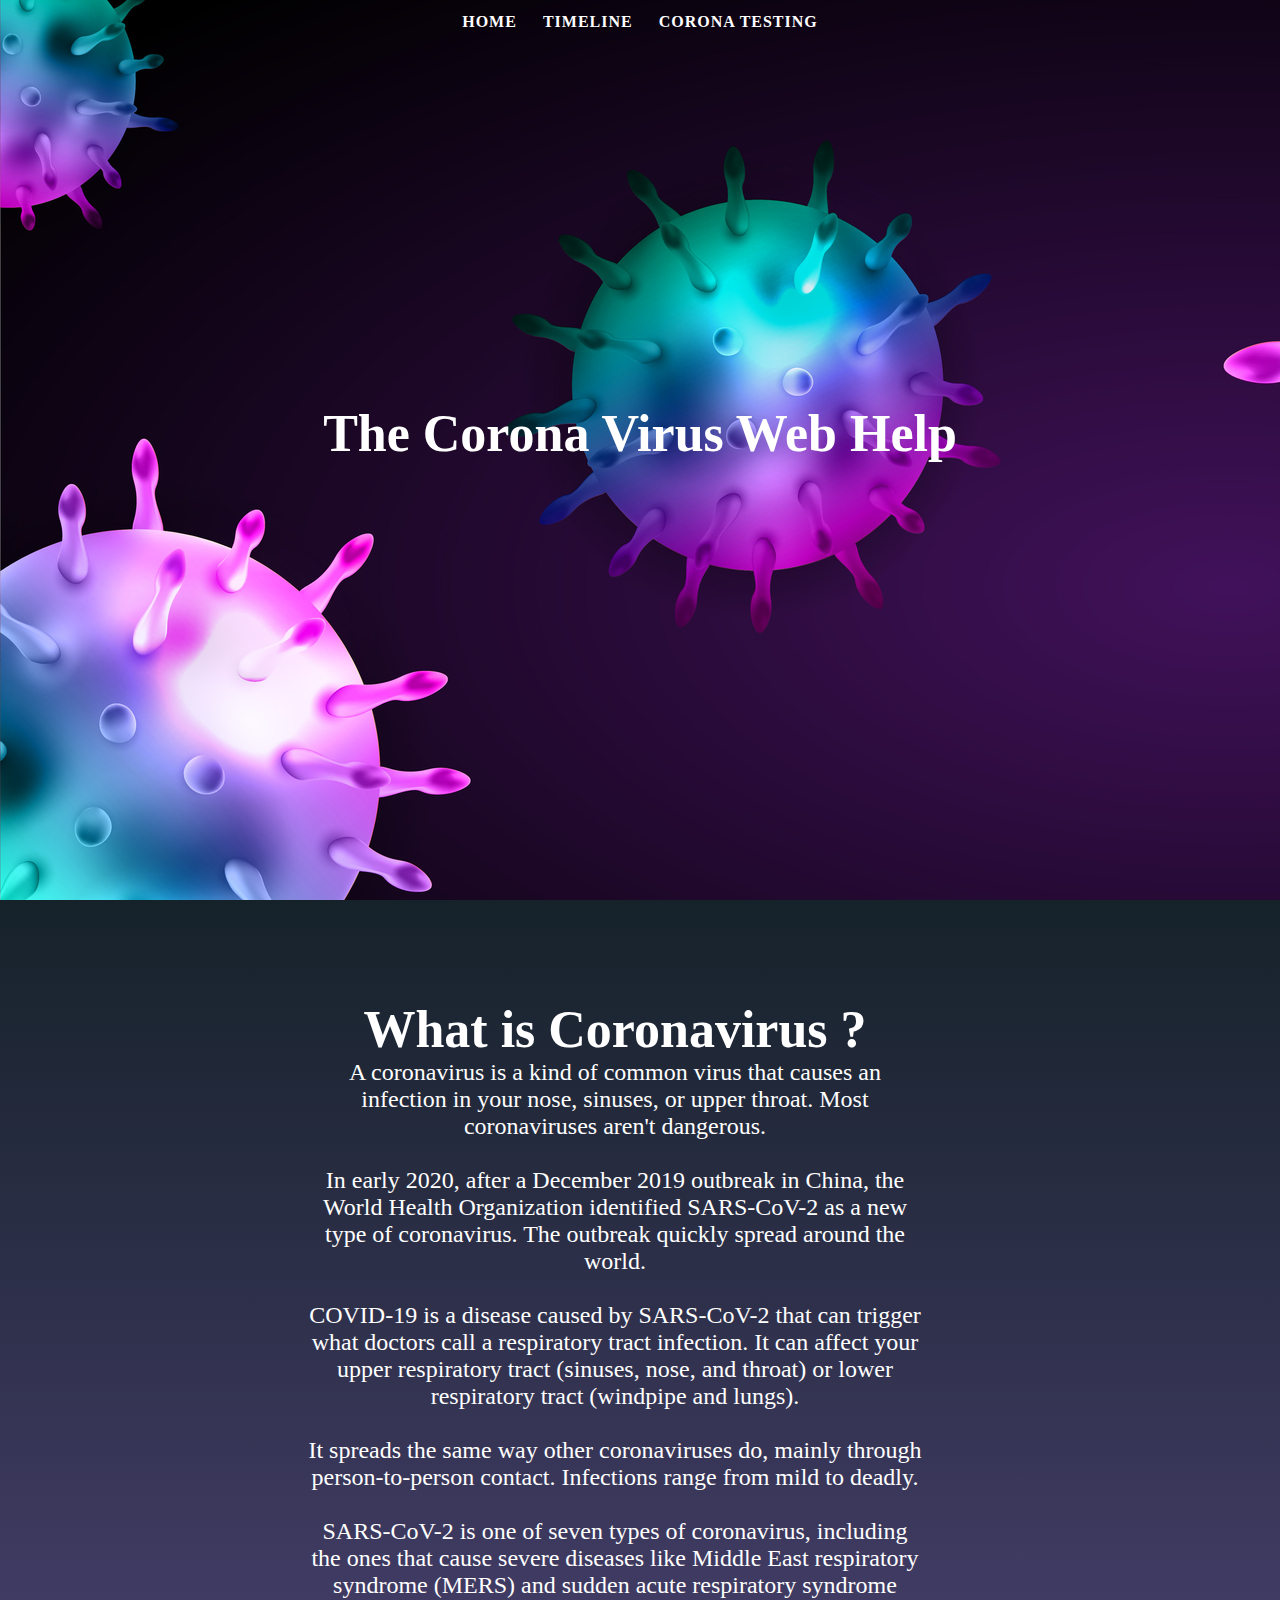
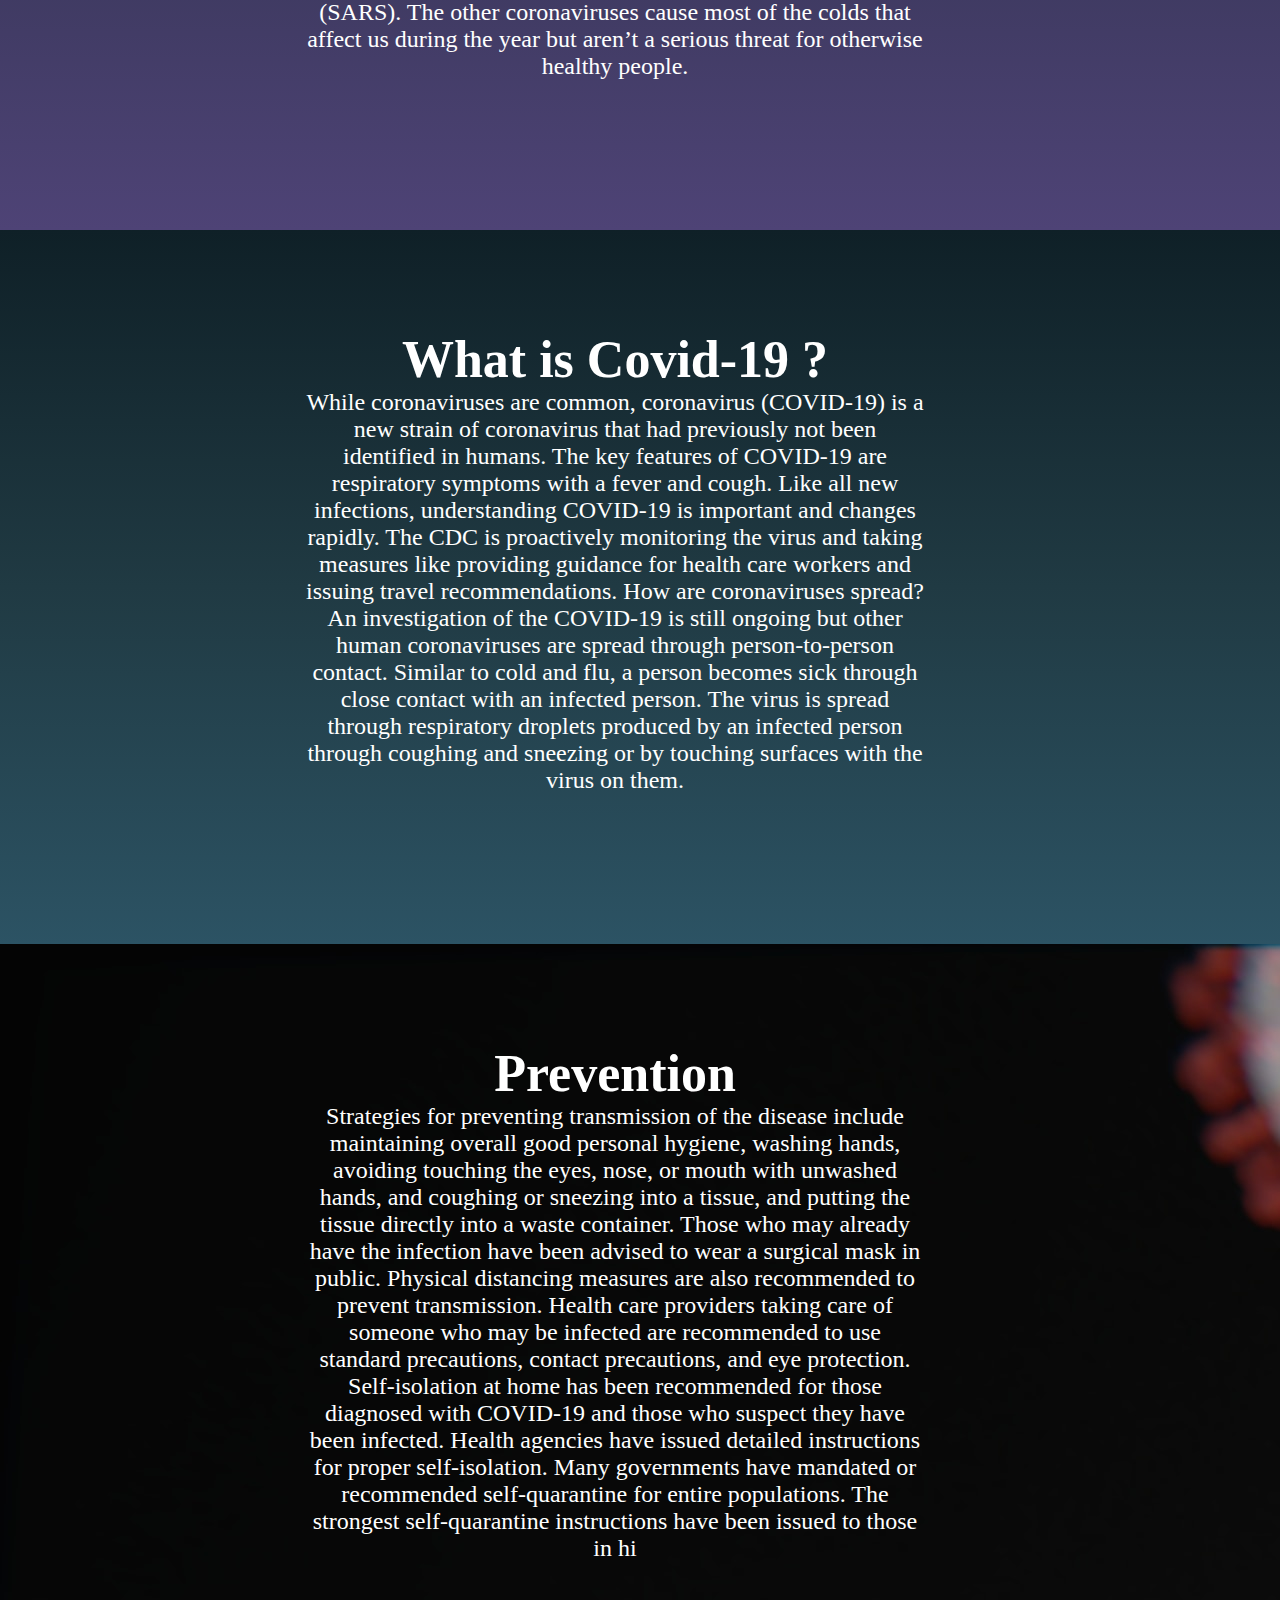
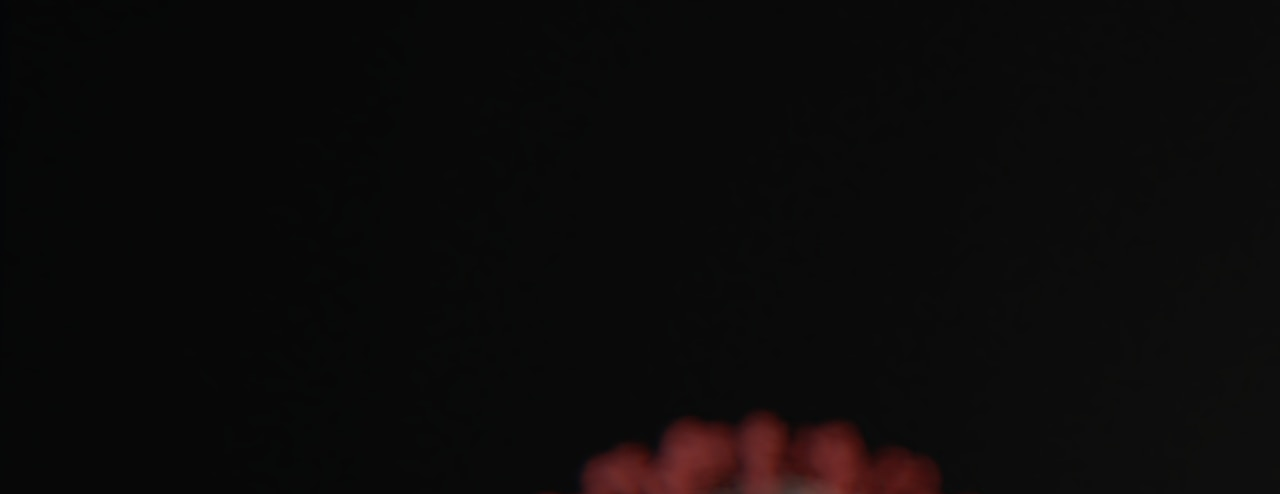
<file: index.html>
<!DOCTYPE html>
<html><head><meta http-equiv="Content-Type" content="text/html; charset=UTF-8">
    
<link rel="stylesheet" href="home.css"></head>

<body>
    <div class="container">
		<ul>
		  <li><a href="index.html">Home</a></li>
		  <li><a href="timeline.html">Timeline</a></li>
		  <li><a href="form.html">Corona Testing</a></li>
		</ul>
		<h1> The Corona Virus Web Help</h1>
	  </div>
<div id='coronavirus'>	
	<h1>What is Coronavirus ?</h1>
		  <p>A coronavirus is a kind of common virus that causes an infection in your nose, sinuses, or upper throat. Most coronaviruses aren't dangerous.
<br><br>
In early 2020, after a December 2019 outbreak in China, the World Health Organization identified SARS-CoV-2 as a new type of coronavirus. The outbreak quickly spread around the world.
<br><br>
COVID-19 is a disease caused by SARS-CoV-2 that can trigger what doctors call a respiratory tract infection. It can affect your upper respiratory tract (sinuses, nose, and throat) or lower respiratory tract (windpipe and lungs).
<br><br>
It spreads the same way other coronaviruses do, mainly through person-to-person contact. Infections range from mild to deadly.
<br><br>
SARS-CoV-2 is one of seven types of coronavirus, including the ones that cause severe diseases like Middle East respiratory syndrome (MERS) and sudden acute respiratory syndrome (SARS). The other coronaviruses cause most of the colds that affect us during the year but aren’t a serious threat for otherwise healthy people.</p>
</div>
<div id='Covid-19'>
	<h1>What is Covid-19 ?</h1>
		  <p>While coronaviruses are common, coronavirus (COVID-19) is a new strain of coronavirus that had previously not been identified in humans. The key features of COVID-19 are respiratory symptoms with a fever and cough. Like all new infections, understanding COVID-19 is important and changes rapidly. The CDC is proactively monitoring the virus and taking measures like providing guidance for health care workers and issuing travel recommendations.
How are coronaviruses spread?
An investigation of the COVID-19 is still ongoing but other human coronaviruses are spread through person-to-person contact. Similar to cold and flu, a person becomes sick through close contact with an infected person. The virus is spread through respiratory droplets produced by an infected person through coughing and sneezing or by touching surfaces with the virus on them. </p>
</div>
<div id='prevention'>
	<h1>Prevention</h1>
		  <p>Strategies for preventing transmission of the disease include maintaining overall good personal hygiene, washing hands, avoiding touching the eyes, nose, or mouth with unwashed hands, and coughing or sneezing into a tissue, and putting the tissue directly into a waste container. Those who may already have the infection have been advised to wear a surgical mask in public. Physical distancing measures are also recommended to prevent transmission. Health care providers taking care of someone who may be infected are recommended to use standard precautions, contact precautions, and eye protection.</p>
 <p> Self-isolation at home has been recommended for those diagnosed with COVID-19 and those who suspect they have been infected. Health agencies have issued detailed instructions for proper self-isolation.

	Many governments have mandated or recommended self-quarantine for entire populations. The strongest self-quarantine instructions have been issued to those in hi</p>
</div>
</body>
</html>
</file>
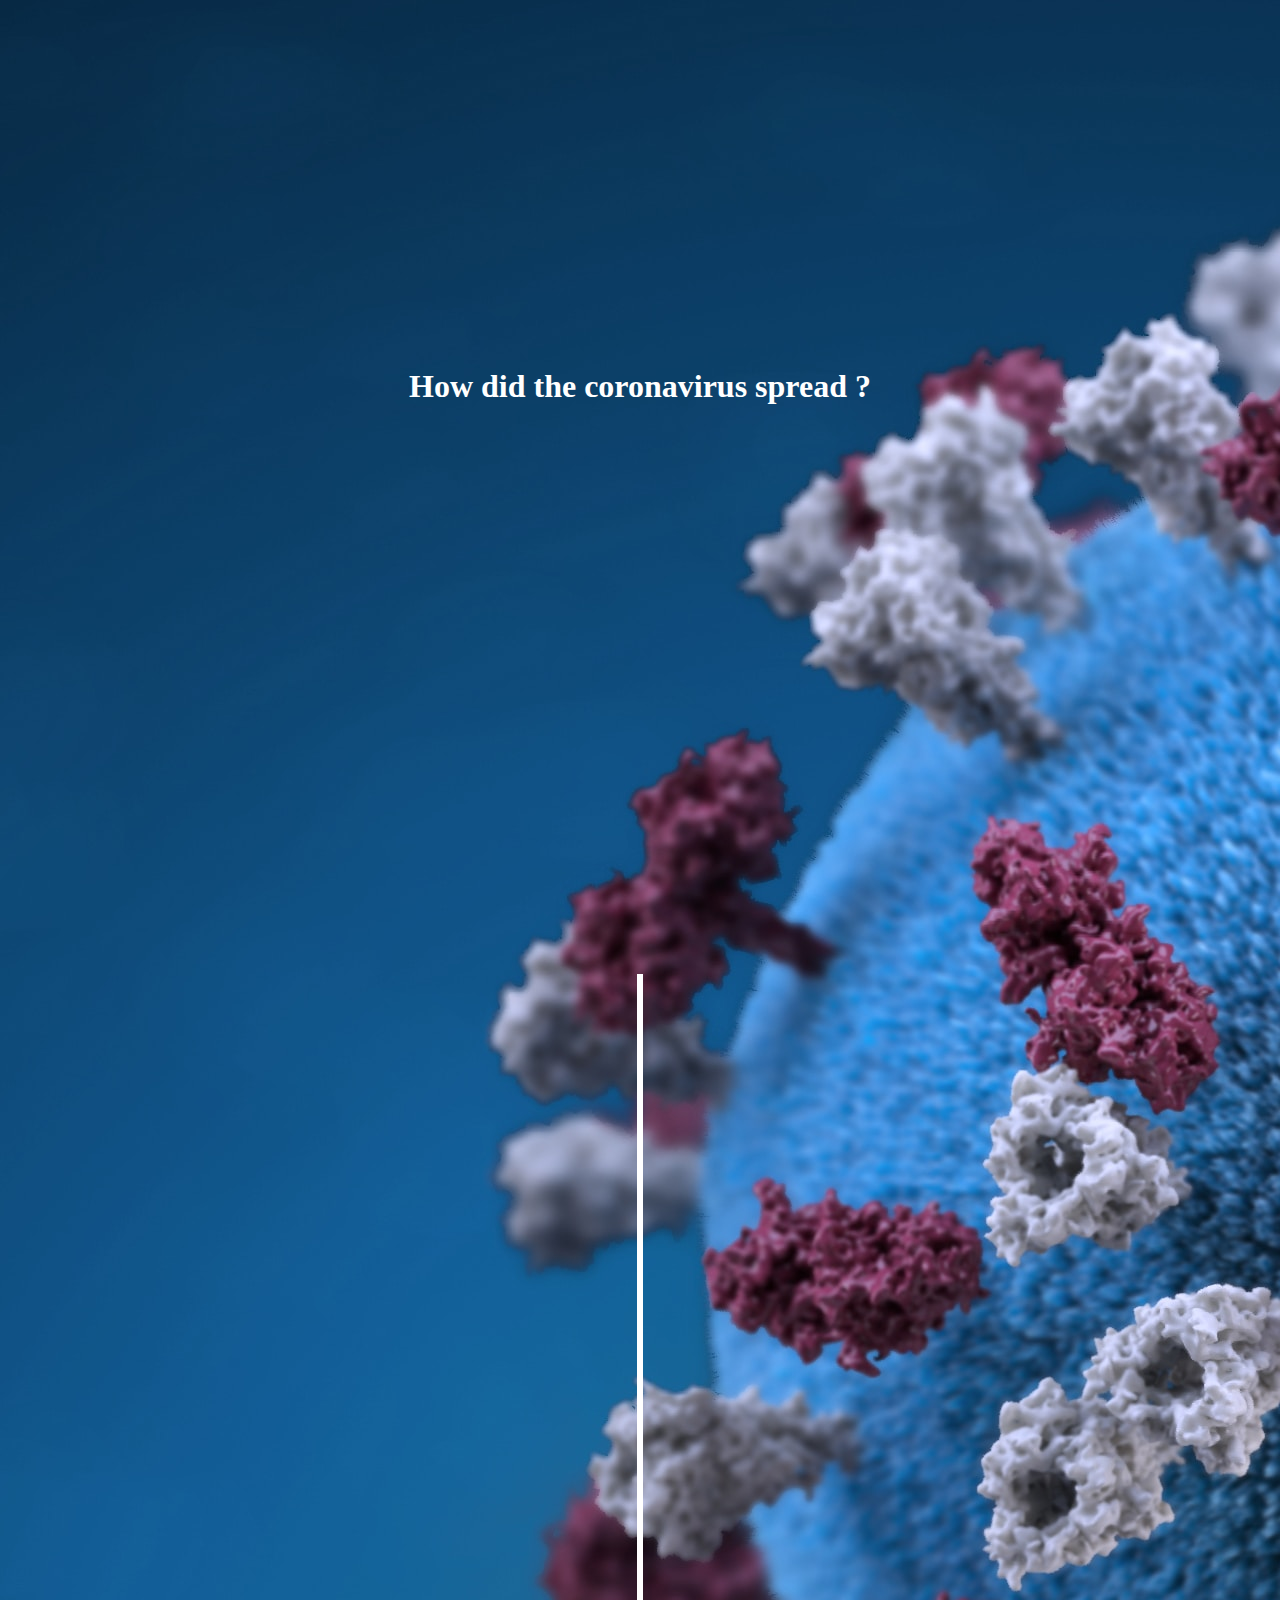
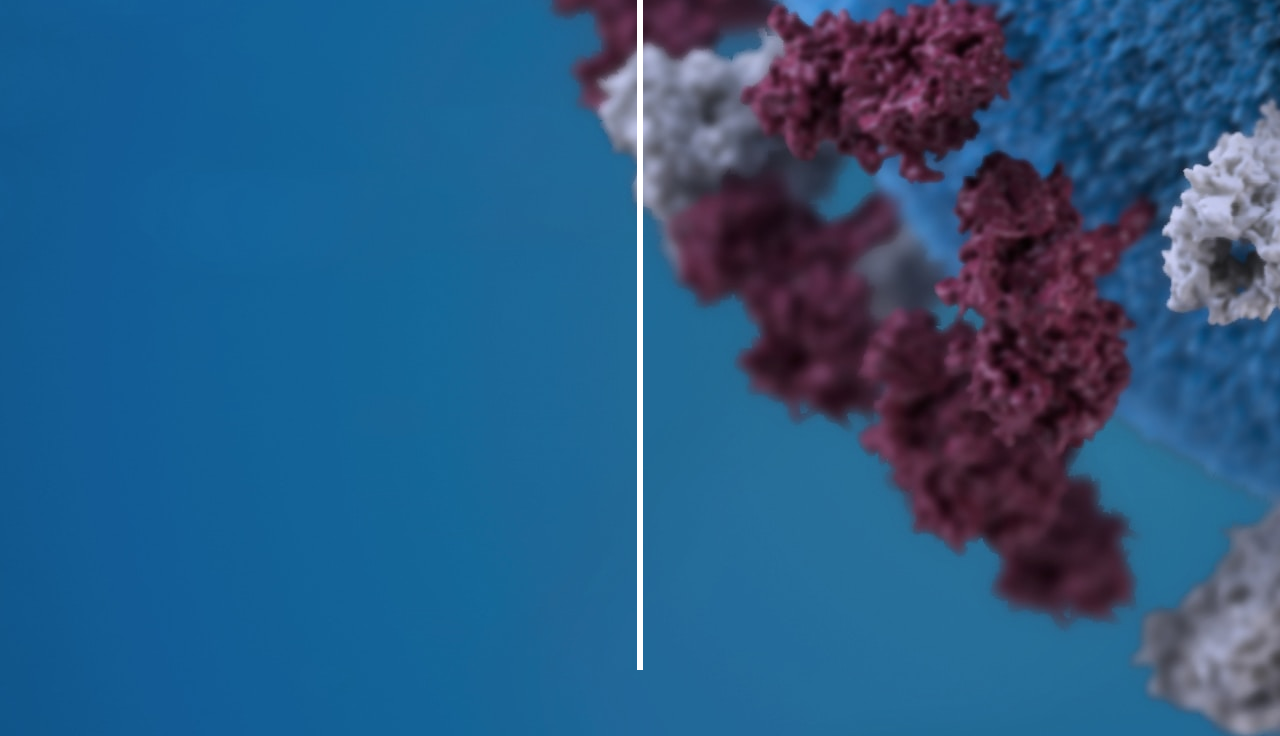
<file: timeline.html>
<html>
<head><link rel='stylesheet' href='timeline.css'></head>
<body >
        <div class="container">
            <h1>How did the coronavirus spread ?</h1>
        </div>
      <section class="timeline">
        <ul>
          <li>
            <div>
              <time>December 8</time> A patient in the city of Wuhan sought medical help for pneumonia-like symptoms.
            </div>
          </li>
          <li>
            <div>
              <time>December 29</time> Local hospitals in Hubei report the first four cases of a “pneumonia of unknown etiology.”
            </div>
          </li>
          <li>
            <div>
              <time>December 31</time> Wuhan Municipal Health Authorities report a string of pneumonia-like cases in Wuhan, China.
            </div>
          </li>
          <li>
            <div>
              <time>January 1</time>The seafood market (Huanan Seafood Wholesale Market) that was identified as a suspected center of the outbreak is closed.
            </div>
          </li>
          <li>
            <div>
              <time>January 3</time> China officially notifies the WHO of an outbreak.
            </div>
          </li>
          <li>
            <div>
              <time>January 13</time> Thailand reports its first case, a sixty-one year old woman who did not visit the seafood market.
            </div>
          </li>
          <li>
            <div>
              <time>January 14</time> Wuhan implements screening measures for travelers leaving the city at airports, railway stations, and other passenger terminals.
            </div>
          </li>
          <li>
            <div>
              <time>February 1</time>First Cases Appear in United States and Europe;
            </div>
          </li>
          <li>
            <div>
              <time>February 3</time> First Cases Appear in Many More Countries; Travel Bans Spread
            </div>
          </li>
        </ul>
      </section>
      <script src='timeline.js'></script>
</body>

</html>
</file>
<file: home.css>
ul {
    display: flex;
    justify-content: center;
  }
  ul li {
    list-style: none;
    margin: 13px
  }
  ul li a {
    text-transform: uppercase;
    font-weight: bold;
    color: #fff;
    text-decoration: none;
    letter-spacing: 1px;
  }
  
.container
{
    background :url('Coronavirus-1.jpg');
    height:100vh;


}
*
{
    margin:0px;
    padding:0px;
}
.container h1{
  color:#fff;
  font-size:325%;
  text-align: center;
  transform: translateY(40vh);
}

#coronavirus{
	color: white;
	padding: 100px 150px 150px 100px;
	position: center;
	background: linear-gradient(to bottom, #16222a, #4e4376);
}

#coronavirus h1
{
  font-size: 325%;
  text-align: center;
}
p
{
  font-weight: 400%;
  font-family: serif;
  font-size: 150%;
  text-align: center;
  padding-left: 20%;
  padding-right: 20%;
}

#Covid-19{
	color: white;
	padding: 100px 150px 150px 100px;
	position: center;
	  background: linear-gradient(to bottom, #0f2027, #203a43, #2c5364);
}
#Covid-19 h1{
  font-size: 325%;
  text-align: center;

}

#prevention{
  background: url('coronavirus-2.jpeg');
  height:100vh;
  color: white;
	padding: 100px 150px 150px 100px;
	position: center;
	}

#prevention h1{
  text-align: center;
  font-size: 325%;
}
</file>
<file: timeline.css>
body{
    background:url(corona.jpeg);
}
.container h1{
    color:white;
    text-align: center;
    transform: translateY(40vh);

}
.timeline ul {
    list-style-type:none;
    padding: 50px 0;

  }
  
  .timeline ul li 
  {
    position: relative;
    width: 6px;
    margin: 0 auto;
    padding-top: 50px;
    background: white;
  }
  
  .timeline ul li div {
    position: relative;
    bottom: 0;
    width: 400px;
    padding: 15px;
    background: #F45B69;
  }
  .timeline ul li:nth-child(odd) div {
    left: 45px;
    transform: translate3d(200px, 0, 0);
  }
  
  .timeline ul li:nth-child(even) div {
    left: -439px;
    transform: translate3d(-200px, 0, 0);
  }
  
  time 
  {
    display: block;
    font-size: 1.2rem;
    font-weight: bold;
    margin-bottom: 8px;
  }
  .timeline ul li div 
  {
    visibility: hidden;
    opacity: 0;
    transition: all .5s ease-in-out;
  }
  
  .timeline ul li.in-view div 
  {
    transform: none;
    visibility: visible;
    opacity: 1;
  }
.container{
    height: 100vh;
}
</file>
